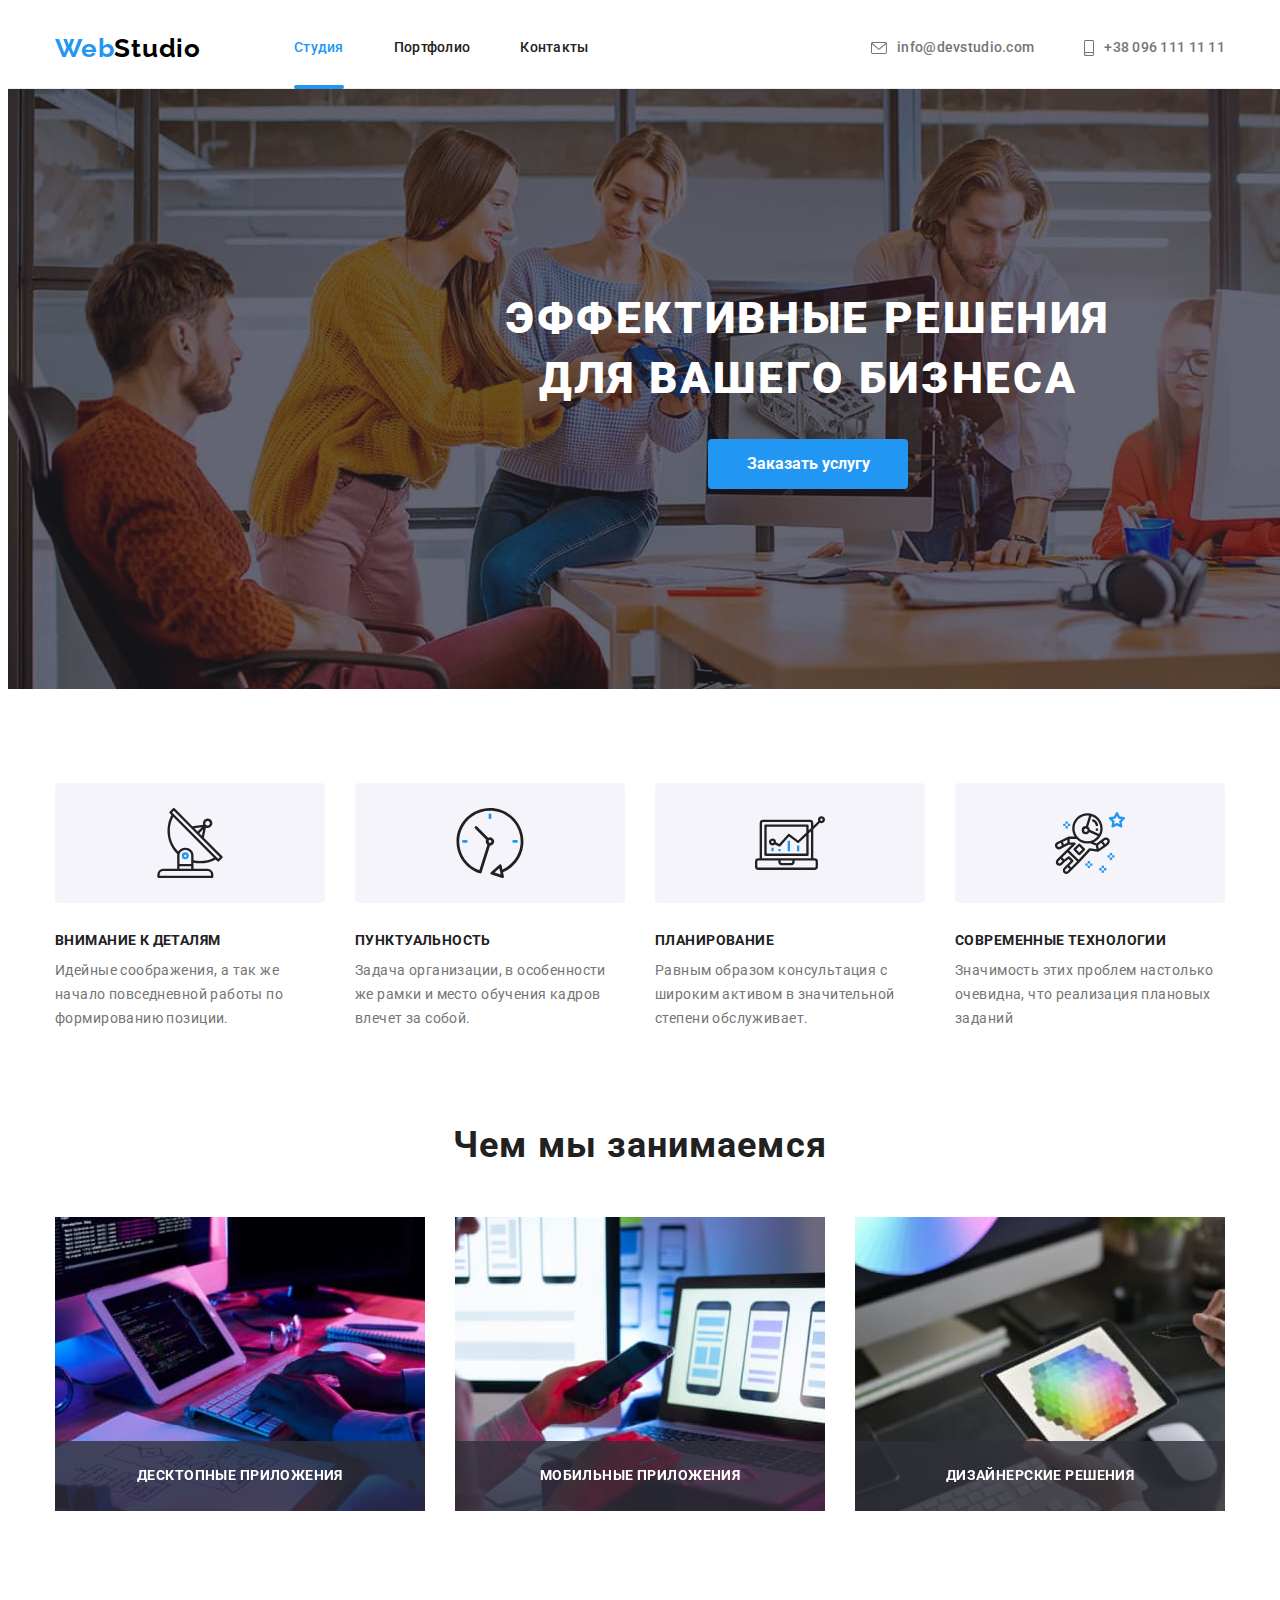
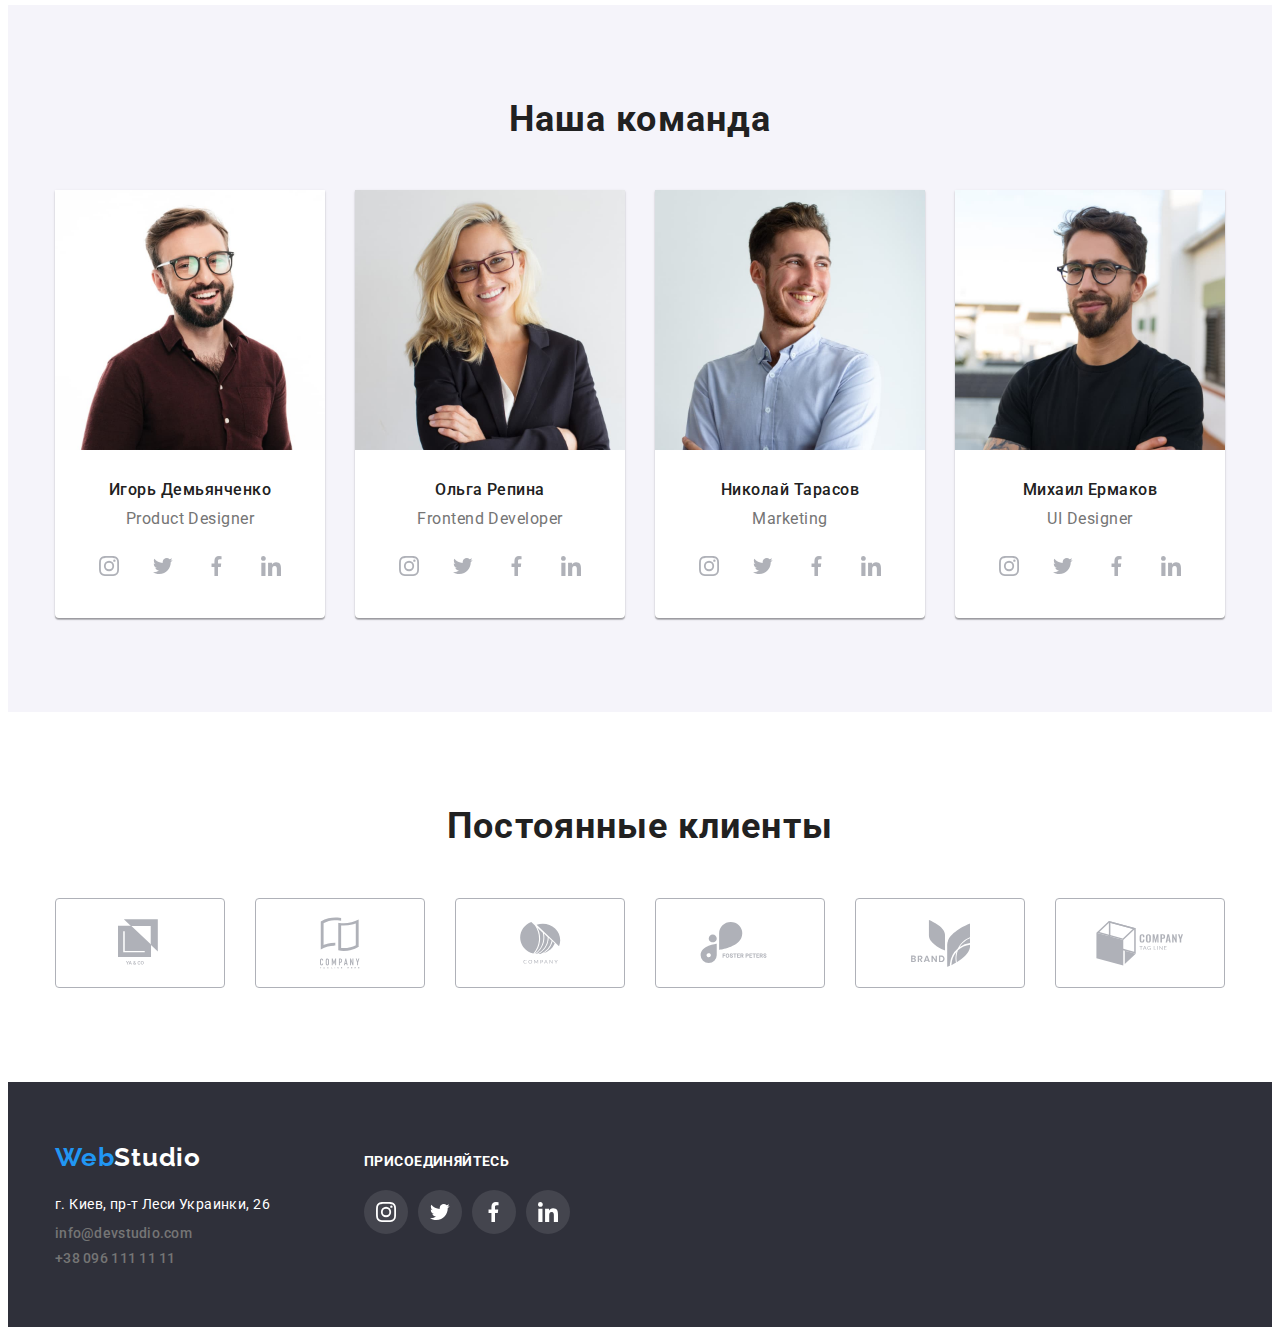
<file: index.html>
<!DOCTYPE html>
<html lang="ru">

<head>
	<meta name="viewport" content="width=device-width, initial-scale=1.0">
	<meta charset="UTF-8">
	<title>Веб студия</title>
	<link rel="stylesheet" href="https://cdnjs.cloudflare.com/ajax/libs/modern-normalize/1.0.0/modern-normalize.min.css"
		integrity="sha512-ISS7cAi1PEhQ8jnbJpJZMd29NlhNj4AWYyLOSp2CE/CsHxTCu+r+t0D2yoJudVrd0/8fTVPUVDzY5Tvli75u/g=="
		crossorigin="anonymous" />
	<link rel="preconnect" href="https://fonts.gstatic.com">
	<link
		href="https://fonts.googleapis.com/css2?family=Raleway:wght@700&family=Roboto:wght@400;500;700;900&display=swap"
		rel="stylesheet">
	<link rel="stylesheet" href="./css/style.css">
</head>

<body>
	<!-- ШАПКА САЙТА-->
	<header class="header">
		<div class="container">
			<nav class="menu">
				<a href="#" class="logo">Web<span class="logo-color-black">Studio</span></a>
				<ul class="navigation">
					<li>
						<a class="link current" href="#">Студия</a>
					</li>
					<li>
						<a class="link" href="./pages/portfolio.html">Портфолио</a>
					</li>
					<li>
						<a class="link child-contacts" href="">Контакты</a>
					</li>
				</ul>
			</nav>
			<ul class="margin-contacts">
				<li>
					<a class="contacts" href="mailto:info@devstudio.com">
						<svg class="icon-header" width=16px height=12px>
							<use href="./img/symbol-defs.svg#icon-mailto"></use>
						</svg>
						info@devstudio.com
					</a>
				</li>
				<li>
					<a class="contacts" href="tel:+380961111111">
						<svg class="icon-header" width=10px height=16px>
							<use href="./img/symbol-defs.svg#icon-phone"></use>
						</svg>
						+38 096 111 11 11
					</a>
				</li>
			</ul>
		</div>
	</header>
	<!-- /ШАПКА САЙТА-->
	<!-- БЛОК ГЕРОЙ -->
	<section class="hero">
		<div class="container">
			<h1 class="main-header"> Эффективные решения для вашего бизнеса</h1>
			<button class="button" data-modal-open type="button">Заказать услугу</button>
		</div>
		<div class="backdrop is-hidden" data-modal>
			<div class="modal">
				<p></p>
				<button class="button-modal" data-modal-close type="button">X</button>
			</div>
		</div>
	</section>
	<!-- / БЛОК ГЕРОЙ -->
	<!-- НАШИ ДОСТОИНСТВА-->
	<section class="dignity">
		<div class="container">
			<h2 class="advantage-title">Наши достоинства</h2>
			<ul>
				<li class="dignity-list">
					<div class="icon-dignity">
						<svg width=70px height=70px>
							<use href="./img/symbol-defs.svg#icon-antenna"></use>
						</svg>
					</div>
					<h3 class="advantage">Внимание к деталям</h3>
					<p class="advantage-paragraph">Идейные соображения, а так же начало повседневной работы по
						формированию позиции.
					</p>
				</li>
				<li class="dignity-list">
					<div class="icon-dignity">
						<svg width=70px height=70px>
							<use href="./img/symbol-defs.svg#icon-clock"></use>
						</svg>
					</div>
					<h3 class="advantage">Пунктуальность</h3>
					<p class="advantage-paragraph">Задача организации, в особенности же рамки и место обучения кадров
						влечет за собой.
					</p>
				</li>
				<li class="dignity-list">
					<div class="icon-dignity">
						<svg width=70px height=70px>
							<use href="./img/symbol-defs.svg#icon-computer"></use>
						</svg>
					</div>
					<h3 class="advantage">Планирование</h3>
					<p class="advantage-paragraph">Равным образом консультация с широким активом в значительной степени
						обслуживает.</p>
				</li>
				<li class="dignity-list">
					<div class="icon-dignity">
						<svg width=70px height=70px>
							<use href="./img/symbol-defs.svg#icon-astronaut"></use>
						</svg>
					</div>
					<h3 class="advantage">Современные технологии</h3>
					<p class="advantage-paragraph">Значимость этих проблем настолько очевидна, что реализация плановых
						заданий
					</p>
				</li>
			</ul>
		</div>
	</section>
	<!-- /НАШИ ДОСТОИНСТВА-->
	<!--Что мы делаем-->
	<section class="works-list">
		<div class="container">
			<h2 class="second-header">Чем мы занимаемся</h2>
			<ul>
				<li class="works-element">
					<img src="./img/code-programm.jpg" alt="Написание кода" width="370" height="294">
					<p class="works-paragraph">
						Десктопные приложения
					</p>
				</li>
				<li class="works-element">
					<img src="./img/phone-programm.jpg" alt="Разработка мобильных приложений" width="370" height="294">
					<p class="works-paragraph">
						Мобильные приложения
					</p>
				</li>
				<li class="works-element">
					<img src="./img/web-programm.jpg" alt="Веб дизайнерство" width="370" height="294">
					<p class="works-paragraph">
						Дизайнерские решения
					</p>
				</li>
			</ul>
		</div>
	</section>
	<!-- /Что мы делаем-->
	<!-- Наша команда-->
	<section class="team-bg">
		<div class="container">
			<h2 class="second-header">Наша команда</h2>
			<ul>
				<li class="worker">
					<img src="./img/Demianchenko.jpg" alt="Игорь Демьянченко" width="270" height="260">
					<div class="person">
						<h3 class="our-team">Игорь Демьянченко</h3>
						<p class="profession">Product Designer</p>
						<ul class="icon-team">
							<li>
								<a class="color-icon" href="">
									<svg width=20px height=20px>
										<use href="./img/symbol-defs.svg#icon-instagram"></use>
									</svg>
								</a>
							</li>
							<li>
								<a class="color-icon" href="">
									<svg width=20px height=20px>
										<use href="./img/symbol-defs.svg#icon-twitter"></use>
									</svg>
								</a>
							</li>
							<li>
								<a class="color-icon" href="">
									<svg width=20px height=20px>
										<use href="./img/symbol-defs.svg#icon-facebook"></use>
									</svg>
								</a>
							</li>
							<li>
								<a class="color-icon" href="">
									<svg width=20px height=20px>
										<use href="./img/symbol-defs.svg#icon-linkedin"></use>
									</svg>
								</a>
							</li>
						</ul>
					</div>
				</li>
				<li class="worker">
					<img src="./img/Repina.jpg" alt="Ольга Репина" width="270" height="260">
					<div class="person">
						<h3 class="our-team">Ольга Репина</h3>
						<p class="profession">Frontend Developer</p>
						<ul class="icon-team">
							<li>
								<a class="color-icon" href="">
									<svg width=20px height=20px>
										<use href="./img/symbol-defs.svg#icon-instagram"></use>
									</svg>
								</a>
							</li>
							<li>
								<a class="color-icon" href="">
									<svg width=20px height=20px>
										<use href="./img/symbol-defs.svg#icon-twitter"></use>
									</svg>
								</a>
							</li>
							<li>
								<a class="color-icon" href="">
									<svg width=20px height=20px>
										<use href="./img/symbol-defs.svg#icon-facebook"></use>
									</svg>
								</a>
							</li>
							<li>
								<a class="color-icon" href="">
									<svg width=20px height=20px>
										<use href="./img/symbol-defs.svg#icon-linkedin"></use>
									</svg>
								</a>
							</li>
						</ul>
					</div>
				</li>
				<li class="worker">
					<img src="./img/Tarasov.jpg" alt="Николай Тарасов" width="270" height="260">
					<div class="person">
						<h3 class="our-team">Николай Тарасов</h3>
						<p class="profession">Marketing</p>
						<ul class="icon-team">
							<li>
								<a class="color-icon" href="">
									<svg width=20px height=20px>
										<use href="./img/symbol-defs.svg#icon-instagram"></use>
									</svg>
								</a>
							</li>
							<li>
								<a class="color-icon" href="">
									<svg width=20px height=20px>
										<use href="./img/symbol-defs.svg#icon-twitter"></use>
									</svg>
								</a>
							</li>
							<li>
								<a class="color-icon" href="">
									<svg width=20px height=20px>
										<use href="./img/symbol-defs.svg#icon-facebook"></use>
									</svg>
								</a>
							</li>
							<li>
								<a class="color-icon" href="">
									<svg width=20px height=20px>
										<use href="./img/symbol-defs.svg#icon-linkedin"></use>
									</svg>
								</a>
							</li>
						</ul>
					</div>
				</li>
				<li class="worker">
					<img src="./img/Ermakov.jpg" alt="Михаил Ермаков" width="270" height="260">
					<div class="person">
						<h3 class="our-team">Михаил Ермаков</h3>
						<p class="profession">UI Designer</p>
						<ul class="icon-team">
							<li>
								<a class="color-icon" href="">
									<svg width=20px height=20px>
										<use href="./img/symbol-defs.svg#icon-instagram"></use>
									</svg>
								</a>
							</li>
							<li>
								<a class="color-icon" href="">
									<svg width=20px height=20px>
										<use href="./img/symbol-defs.svg#icon-twitter"></use>
									</svg>
								</a>
							</li>
							<li>
								<a class="color-icon" href="">
									<svg width=20px height=20px>
										<use href="./img/symbol-defs.svg#icon-facebook"></use>
									</svg>
								</a>
							</li>
							<li>
								<a class="color-icon" href="">
									<svg width=20px height=20px>
										<use href="./img/symbol-defs.svg#icon-linkedin"></use>
									</svg>
								</a>
							</li>
						</ul>
					</div>
				</li>
			</ul>
		</div>
	</section>
	<!-- /Наша команда-->
	<!-- Постоянные клиенты -->
	<section class="clients">
		<div class="container">
			<h2 class="second-header">Постоянные клиенты</h2>
			<ul class="icon-clients">
				<li>
					<a class="clients-list" href="">
						<svg width=44px height=49px>
							<use href="./img/symbol-defs.svg#icon-yaco"></use>
						</svg>
					</a>
				</li>
				<li>
					<a class="clients-list" href="">
						<svg width=40px height=52px>
							<use href="./img/symbol-defs.svg#icon-tagline-here"></use>
						</svg>
					</a>
				</li>
				<li>
					<a class="clients-list" href="">
						<svg width=41px height=42px>
							<use href="./img/symbol-defs.svg#icon-company"></use>
						</svg>
					</a>
				</li>
				<li>
					<a class="clients-list" href="">
						<svg width=80px height=42px>
							<use href="./img/symbol-defs.svg#icon-foster-peter"></use>
						</svg>
					</a>
				</li>
				<li>
					<a class="clients-list" href="">
						<svg width=59px height=47px>
							<use href="./img/symbol-defs.svg#icon-brand"></use>
						</svg>
					</a>
				</li>
				<li>
					<a class="clients-list" href="">
						<svg width=88px height=45px>
							<use href="./img/symbol-defs.svg#icon-tag-line"></use>
						</svg>
					</a>
				</li>
			</ul>
		</div>
	</section>
	<!-- /Постоянные клиенты -->
	<!-- Футер-->
	<footer class="footer-bg">
		<div class="container">
			<ul class="container-footer">
				<li>
					<a class="logo" href="#">Web<span class="logo-color-white">Studio</span></a>
					<address class="address">г. Киев, пр-т Леси Украинки, 26</address>
					<ul>
						<li class="margin-mailto">
							<a class="contacts-footer" href="mailto:info@devstudio.com">info@devstudio.com</a>
						</li>
						<li>
							<a class="contacts-footer" href="tel:+380961111111">+38 096 111 11 11</a>
						</li>
					</ul>
				</li>
				<li class="footer-icon">
					<h2 class="connect">ПРИСОЕДИНЯЙТЕСЬ</h2>
					<ul class="icon-team">
						<li>
							<a class="color-icon-ft" href="">
								<svg width=20px height=20px>
									<use href="./img/symbol-defs.svg#icon-instagram"></use>
								</svg>
							</a>
						</li>
						<li>
							<a class="color-icon-ft" href="">
								<svg width=20px height=20px>
									<use href="./img/symbol-defs.svg#icon-twitter"></use>
								</svg>
							</a>
						</li>
						<li>
							<a class="color-icon-ft" href="">
								<svg width=20px height=20px>
									<use href="./img/symbol-defs.svg#icon-facebook"></use>
								</svg>
							</a>
						</li>
						<li>
							<a class="color-icon-ft" href="">
								<svg width=20px height=20px>
									<use href="./img/symbol-defs.svg#icon-linkedin"></use>
								</svg>
							</a>
						</li>
					</ul>

				</li>
			</ul>
		</div>
	</footer>
	<!-- /Футер-->
	<script src="./js/modal.js"></script>
</body>

</html>
</file>
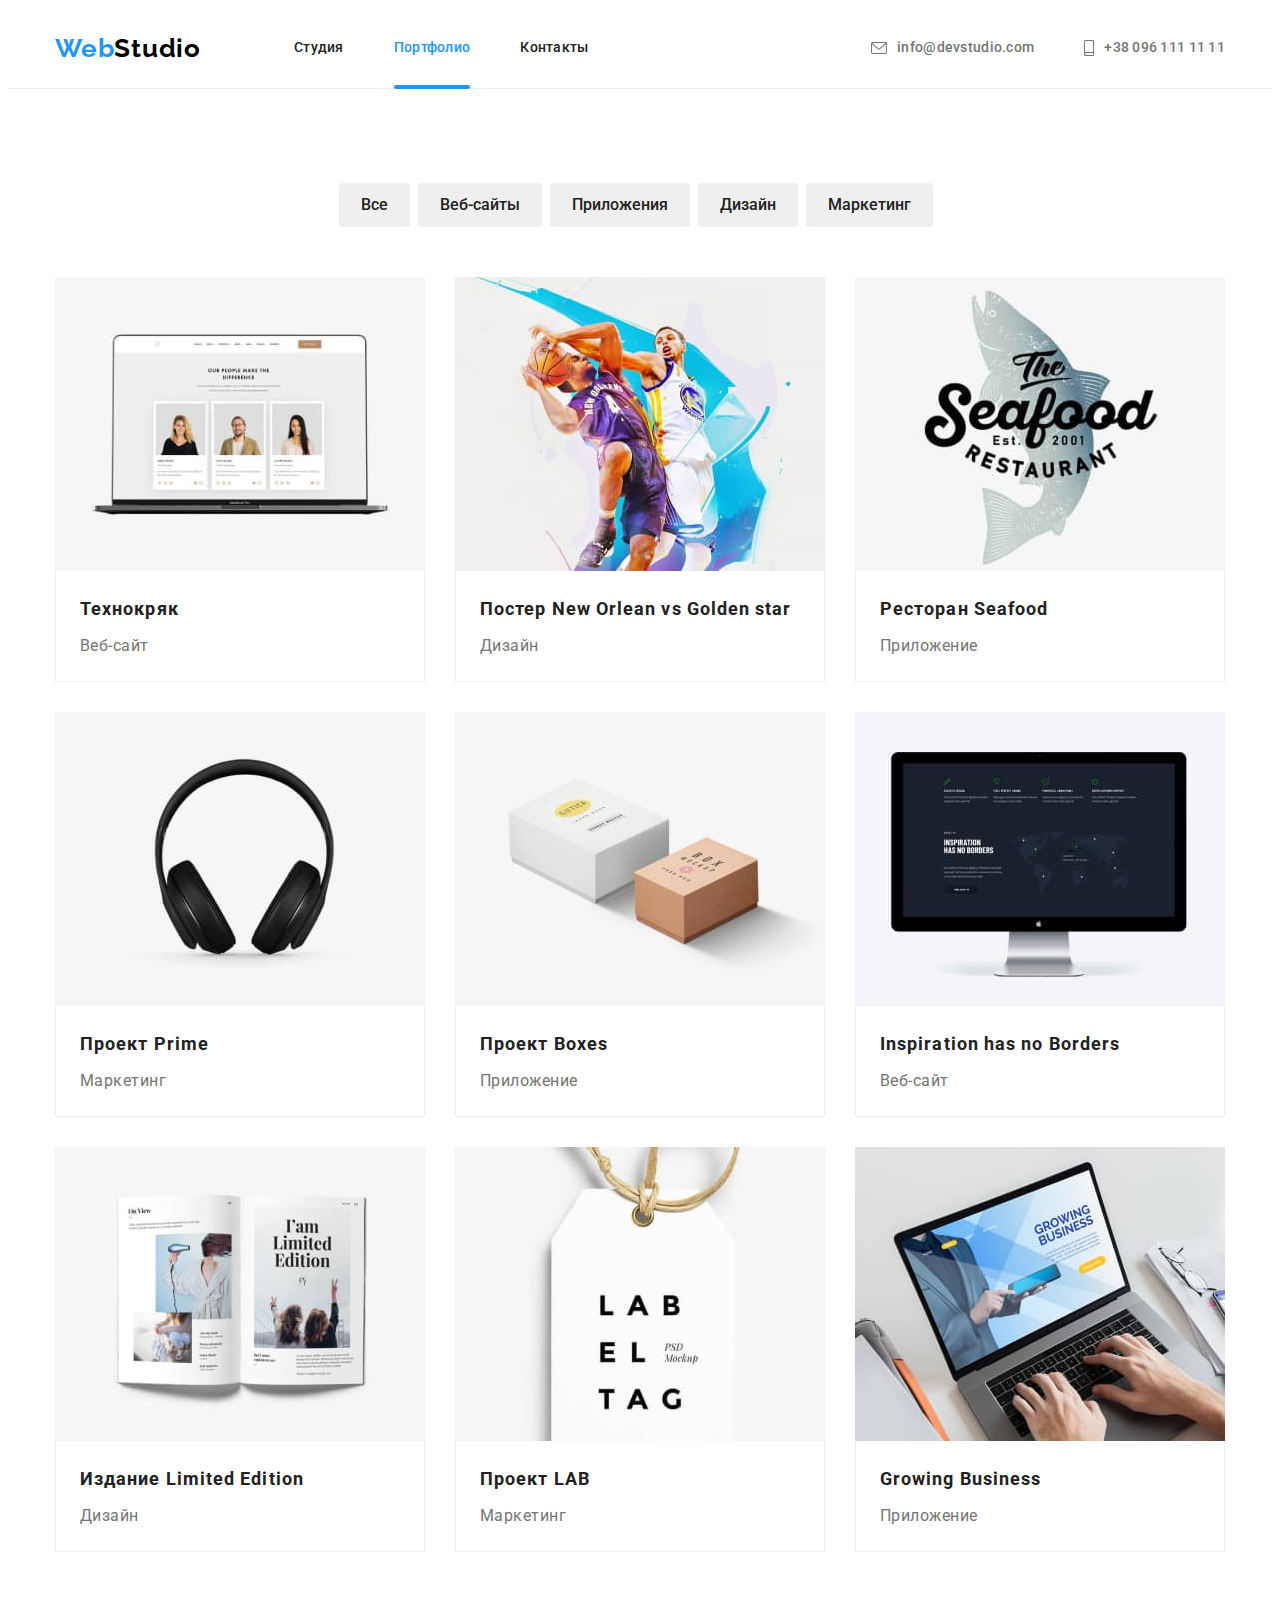
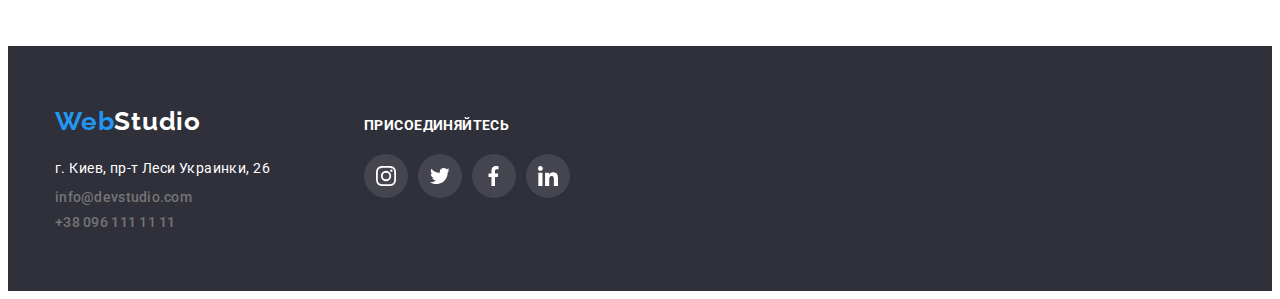
<file: pages/portfolio.html>
<!DOCTYPE html>
<html lang="en">

<head>
	<meta charset="UTF-8">
	<meta name="viewport" content="width=device-width, initial-scale=1.0">
	<title>Document</title>
	<link rel="stylesheet" href="https://cdnjs.cloudflare.com/ajax/libs/modern-normalize/1.0.0/modern-normalize.min.css"
		integrity="sha512-ISS7cAi1PEhQ8jnbJpJZMd29NlhNj4AWYyLOSp2CE/CsHxTCu+r+t0D2yoJudVrd0/8fTVPUVDzY5Tvli75u/g=="
		crossorigin="anonymous" />
	<link rel="preconnect" href="https://fonts.gstatic.com">
	<link
		href="https://fonts.googleapis.com/css2?family=Raleway:wght@700&family=Roboto:wght@400;500;700;900&display=swap"
		rel="stylesheet">
	<link rel="stylesheet" href="../css/style.css">
</head>

<body>
	<!-- ШАПКА САЙТА-->
	<header class="header">
		<div class="container">
			<nav class="menu">
				<a href="#" class="logo">Web<span class="logo-color-black">Studio</span></a>
				<ul class="navigation">
					<li>
						<a class="link" href="../index.html">Студия</a>
					</li>
					<li>
						<a class="link current" href="#">Портфолио</a>
					</li>
					<li>
						<a class="link child-contacts" href="">Контакты</a>
					</li>
				</ul>
			</nav>
			<ul class="margin-contacts">
				<li>
					<a class="contacts" href="mailto:info@devstudio.com">
						<svg class="icon-header" width=16px height=12px>
							<use href="../img/symbol-defs.svg#icon-mailto"></use>
						</svg>
						info@devstudio.com
					</a>
				</li>
				<li>
					<a class="contacts" href="tel:+380961111111">
						<svg class="icon-header" width=10px height=16px>
							<use href="../img/symbol-defs.svg#icon-phone"></use>
						</svg>
						+38 096 111 11 11
					</a>
				</li>
			</ul>
		</div>
		<div></div>
	</header>
	<!-- /ШАПКА САЙТА-->
	<!-- ОСНОВНАЯ ИНФОРМАЦИЯ-->
	<main>
		<section class="main-portfolio">
			<div class="container">
				<h1 class="title-portfolio">Основные наши работы</h1>
				<ul class="batton-list">
					<li><button class="button-portfolio" type="button">Все</button></li>
					<li><button class="button-portfolio" type="button">Веб-сайты</button></li>
					<li><button class="button-portfolio" type="button">Приложения</button></li>
					<li><button class="button-portfolio" type="button">Дизайн</button></li>
					<li><button class="button-portfolio" type="button">Маркетинг</button></li>
				</ul>
				<ul class="container-kards">
					<li class="portfolio-kards">
						<a class="portfolio-shadow" href="">
							<div class="portfolio-imge">
								<img src="../img/portfolio/tehno.jpg" alt="Технокряк" width="370">
								<p class="portfolio-text">
									Технокряк это современная площадка распространения коронавируса. Компании используют
									эту платформу для цифрового шпионажа и атак на защищённые сервера конкурентов.
								</p>
							</div>
							<div class="main-list">
								<h2 class="activity">Технокряк</h2>
								<p class="activity-prof">Веб-сайт</p>
							</div>
						</a>
					</li>
					<li class="portfolio-kards">
						<a class="portfolio-shadow" href="">
							<div class="portfolio-imge">
								<img src="../img/portfolio/no-vs-gs.jpg" alt="Постер New Orlean vs Golden star"
									width="370">
								<p class="portfolio-text">
									Технокряк это современная площадка распространения коронавируса. Компании используют
									эту платформу для цифрового шпионажа и атак на защищённые сервера конкурентов.
								</p>
							</div>
							<div class="main-list">
								<h2 class="activity">Постер New Orlean vs Golden star</h2>
								<p class="activity-prof">Дизайн</p>
							</div>
						</a>
					</li>
					<li class="portfolio-kards">
						<a class="portfolio-shadow" href="">
							<div class="portfolio-imge">
								<img src="../img/portfolio/seafood.jpg" alt="Ресторан Seafood" width="370">
								<p class="portfolio-text">
									Технокряк это современная площадка распространения коронавируса. Компании используют
									эту платформу для цифрового шпионажа и атак на защищённые сервера конкурентов.
								</p>
							</div>
							<div class="main-list">
								<h2 class="activity">Ресторан Seafood</h2>
								<p class="activity-prof">Приложение</p>
							</div>
						</a>
					</li>
					<li class="portfolio-kards">
						<a class="portfolio-shadow" href="">
							<div class="portfolio-imge">
								<img src="../img/portfolio/prime.jpg" alt="Проект Prime" width="370">
								<p class="portfolio-text">
									Технокряк это современная площадка распространения коронавируса. Компании используют
									эту платформу для цифрового шпионажа и атак на защищённые сервера конкурентов.
								</p>
							</div>
							<div class="main-list">
								<h2 class="activity">Проект Prime</h2>
								<p class="activity-prof">Маркетинг</p>
							</div>
						</a>
					</li>
					<li class="portfolio-kards">
						<a class="portfolio-shadow" href="">
							<div class="portfolio-imge">
								<img src="../img/portfolio/boxes.jpg" alt="Проект Boxes" width="370">
								<p class="portfolio-text">
									Технокряк это современная площадка распространения коронавируса. Компании используют
									эту платформу для цифрового шпионажа и атак на защищённые сервера конкурентов.
								</p>
							</div>
							<div class="main-list">
								<h2 class="activity">Проект Boxes</h2>
								<p class="activity-prof">Приложение</p>
							</div>
						</a>
					</li>
					<li class="portfolio-kards">
						<a class="portfolio-shadow" href="">
							<div class="portfolio-imge">
								<img src="../img/portfolio/ins-borders.jpg" alt="Inspiration has no Borders"
									width="370">
								<p class="portfolio-text">
									Технокряк это современная площадка распространения коронавируса. Компании используют
									эту платформу для цифрового шпионажа и атак на защищённые сервера конкурентов.
								</p>
							</div>
							<div class="main-list">
								<h2 class="activity">Inspiration has no Borders</h2>
								<p class="activity-prof">Веб-сайт</p>
							</div>
						</a>
					</li>
					<li class="portfolio-kards">
						<a class="portfolio-shadow" href="">
							<div class="portfolio-imge">
								<img src="../img/portfolio/limited-edition.jpg" alt="Издание Limited Edition"
									width="370">
								<p class="portfolio-text">
									Технокряк это современная площадка распространения коронавируса. Компании используют
									эту платформу для цифрового шпионажа и атак на защищённые сервера конкурентов.
								</p>
							</div>
							<div class="main-list">
								<h2 class="activity">Издание Limited Edition</h2>
								<p class="activity-prof">Дизайн</p>
							</div>
						</a>
					</li>
					<li class="portfolio-kards">
						<a class="portfolio-shadow" href="">
							<div class="portfolio-imge">
								<img src="../img/portfolio/lab.jpg" alt="Проект LAB" width="370">
								<p class="portfolio-text">
									Технокряк это современная площадка распространения коронавируса. Компании используют
									эту платформу для цифрового шпионажа и атак на защищённые сервера конкурентов.
								</p>
							</div>
							<div class="main-list">
								<h2 class="activity">Проект LAB</h2>
								<p class="activity-prof">Маркетинг</p>
							</div>
						</a>
					</li>
					<li class="portfolio-kards">
						<a class="portfolio-shadow" href="">
							<div class="portfolio-imge">
								<img src="../img/portfolio/gr-business.jpg" alt="Growing Business" width="370">
								<p class="portfolio-text">
									Технокряк это современная площадка распространения коронавируса. Компании используют
									эту платформу для цифрового шпионажа и атак на защищённые сервера конкурентов.
								</p>
							</div>
							<div class="main-list">
								<h2 class="activity">Growing Business</h2>
								<p class="activity-prof">Приложение</p>
							</div>
						</a>
					</li>
				</ul>
			</div>
		</section>
	</main>
	<!-- /ОСНОВНАЯ ИНФОРМАЦИЯ-->
	<!-- Футер-->
	<footer class="footer-bg">
		<div class="container">
			<ul class="container-footer">
				<li>
					<a class="logo" href="#">Web<span class="logo-color-white">Studio</span></a>
					<address class="address">г. Киев, пр-т Леси Украинки, 26</address>
					<ul>
						<li class="margin-mailto">
							<a class="contacts-footer" href="mailto:info@devstudio.com">info@devstudio.com</a>
						</li>
						<li>
							<a class="contacts-footer" href="tel:+380961111111">+38 096 111 11 11</a>
						</li>
					</ul>
				</li>
				<li class="footer-icon">
					<h2 class="connect">ПРИСОЕДИНЯЙТЕСЬ</h2>
					<ul class="icon-team">
						<li>
							<a class="color-icon-ft" href="">
								<svg width=20px height=20px>
									<use href="../img/symbol-defs.svg#icon-instagram"></use>
								</svg>
							</a>
						</li>
						<li>
							<a class="color-icon-ft" href="">
								<svg width=20px height=20px>
									<use href="../img/symbol-defs.svg#icon-twitter"></use>
								</svg>
							</a>
						</li>
						<li>
							<a class="color-icon-ft" href="">
								<svg width=20px height=20px>
									<use href="../img/symbol-defs.svg#icon-facebook"></use>
								</svg>
							</a>
						</li>
						<li>
							<a class="color-icon-ft" href="">
								<svg width=20px height=20px>
									<use href="../img/symbol-defs.svg#icon-linkedin"></use>
								</svg>
							</a>
						</li>
					</ul>

				</li>
			</ul>
		</div>
	</footer>
	<!-- /Футер-->

</body>

</html>
</file>
<file: css/style.css>
html {
	box-sizing: border-box;
}
*,
*::before,
::after {
	box-sizing: inherit;
}

:root {
	--main-font-famil: "Roboto", sans-serif;
	--main-text-color: #212121;
	--color-text-h2: #ffffff;
	--color-text-paragraph: #757575;
	--text-button-hover: #ffffff;
	--main-logocolor-text: #2196f3;
	--main-logo-color: #000000;
	--off-logo-color: #ffffff;
	--color-tartet: #2196f3;
	--bg-footer: #2f303a;
	--bg-dutton: #2196f3;
	--bg-modal: #ffffff;
	--color-bg-team-icon: #f5f4fa;
	--color-address: #ffffff;
	--color-icon: #afb1b8;
	--color-icon-contacts: #757575;
}

body {
	font-family: var(--main-font-famil);
	font-size: 14px;
	line-height: 1.14;
	letter-spacing: 0.02em;
}
ul {
	margin: 0;
	padding: 0;
}
li {
	list-style: none;
}
a {
	text-decoration: none;
}
img {
	display: block;
}
.container {
	margin-left: auto;
	margin-right: auto;
	width: 1200px;
	padding-left: 15px;
	padding-right: 15px;
}
.header {
	border-bottom: 1px solid #ececec;
}
/* ШАПКА САЙТА */
header .container {
	display: flex;
	align-items: center;
}
.header .menu {
	display: flex;
	align-items: center;
}
.menu ul {
	display: flex;
	align-items: center;
	justify-content: space-between;
}

.logo {
	display: inline-block;
	font-family: "Raleway", sans-serif;
	font-weight: bold;
	font-size: 26px;
	line-height: 1.19;
	letter-spacing: 0.03em;
	color: var(--main-logocolor-text);
	margin-right: 93px;
}
.logo-color-black {
	color: var(--main-logo-color);
}
.logo-color-white {
	color: var(--off-logo-color);
}

.navigation .link {
	font-weight: 500;
	color: var(--main-text-color);
	padding-top: 32px;
	padding-bottom: 32px;
	display: block;
	transition-property: color;
	transition-duration: 250ms;
	transition-timing-function: cubic-bezier(0.4, 0, 0.2, 1);
}
.navigation li {
	margin-right: 50px;
	position: relative;
}
.navigation li:last-child {
	margin-right: 0px;
}

.header li:last-child {
	padding-right: 0;
}

.navigation .link:hover,
.navigation .link:focus {
	color: var(--color-tartet);
}
.navigation .current {
	color: var(--color-tartet);
}
.current::before {
	position: absolute;
	left: 0;
	bottom: 0;
	content: "";
	opacity: 1;
	display: block;
	height: 4px;
	width: 100%;
	background-color: #2196f3;
	border-radius: 2px;
	bottom: -1px;
}
.link::after {
	position: absolute;
	left: 0;
	bottom: 0;
	content: "";
	opacity: 0;
	height: 4px;
	width: 100%;
	border-radius: 2px;
	background-color: #2196f3;
	display: block;
	bottom: -1px;

	transition-property: opacity;
	transition-duration: 500ms;
	transition-timing-function: cubic-bezier(0.4, 0, 0.2, 1);
}

.link:hover::after,
.link:focus::after,
.link:active::after {
	opacity: 1;
}
.margin-contacts {
	margin: 0;
	display: flex;
	margin-left: auto;
}
.margin-contacts li {
	margin-right: 50px;
	align-items: center;
}
.margin-contacts li:last-child {
	margin-right: 0px;
}

.contacts {
	display: flex;
	align-items: center;
	font-weight: 500;
	color: var(--color-text-paragraph);
	margin: 0;
	padding-top: 32px;
	padding-bottom: 32px;
	fill: var(--color-icon-contacts);

	transition-property: color, fill;
	transition-duration: 250ms, 250ms;
	transition-timing-function: cubic-bezier(0.4, 0, 0.2, 1),
		cubic-bezier(0.4, 0, 0.2, 1);
}
.contacts:hover,
.contacts:focus {
	color: var(--color-tartet);
	fill: var(--color-tartet);
}
.icon-header {
	margin-right: 10px;
}

/* /ШАПКА САЙТА */

/* БЛОК ГЕРОЙ */
.hero {
	text-align: center;
	padding-top: 200px;
	padding-bottom: 200px;
	background: #2f303a;
	background-image: linear-gradient(
			rgba(47, 48, 58, 0.4),
			rgba(47, 48, 58, 0.4)
		),
		url("../img/Img-teams.jpg");
	width: 1600px;
	height: 600px;
	margin-right: auto;
	margin-left: auto;
	border: 0px;
}
.hero .container {
	width: 700px;
}

.main-header {
	text-transform: uppercase;
	font-weight: 900;
	font-size: 44px;
	line-height: 1.36;
	letter-spacing: 0.06em;
	color: var(--color-text-h2);
	margin: 0;
	margin-bottom: 30px;
}
.button {
	min-width: 200px;
	padding: 10px 32px;
	font-family: var(--main-font-famil);
	font-weight: 700;
	font-size: 16px;
	line-height: 1.87;
	color: var(--text-button-hover);
	background: var(--bg-dutton);
	border-radius: 4px;
	border: 0;
	cursor: pointer;
}
.backdrop {
	position: fixed;
	top: 0;
	left: 0;
	width: 100%;
	height: 100%;
	background: rgba(0, 0, 0, 0.2);
}
.backdrop.is-hidden {
	opacity: 0;
	pointer-events: none;
}

.modal {
	position: absolute;
	top: 50%;
	left: 50%;
	transform: translate(-50%, -50%);

	min-width: 528px;
	min-height: 581px;

	background: var(--bg-modal);
}

.button-modal {
	position: absolute;
	top: 0;
	right: 0;
	height: 30px;
	width: 30px;
	border-radius: 50%;
	border: 1px solid rgba(0, 0, 0, 0.1);
	margin-right: 8px;
	margin-top: 8px;
	background: var(--bg-modal);

	transition-property: color, background;
	transition-duration: 250ms, 250ms;
	transition-timing-function: cubic-bezier(0.4, 0, 0.2, 1),
		cubic-bezier(0.4, 0, 0.2, 1);
}
.button-modal:focus,
.button-modal:hover {
	background: var(--color-tartet);
	color: var(--bg-modal);
	cursor: pointer;
}
/* / БЛОК ГЕРОЙ */
/* НАШИ ДОСТОИНСТВА */
.dignity {
	padding-top: 94px;
	padding-bottom: 94px;
}
.dignity ul {
	display: flex;
	justify-content: space-between;
}
.dignity-list {
	width: 270px;

	/* display: flex; */
	/* flex-direction: column; */
	/* height: 251px; */
}
.dignity-list:not(:last-child) {
	margin-right: 30px;
}

.advantage-title {
	margin: 0;
	display: none;
}
.advantage {
	text-transform: uppercase;
	margin: 0;
	margin-bottom: 10px;
	font-family: Roboto;
	font-style: normal;
	font-weight: bold;
	font-size: 14px;
	line-height: 1.14;
	letter-spacing: 0.03em;
	color: var(--main-text-color);
}
.advantage-paragraph {
	font-weight: normal;
	font-size: 14px;
	line-height: 1.71;
	letter-spacing: 0.03em;
	color: var(--color-text-paragraph);
	margin: 0;
}
.icon-dignity {
	height: 120px;
	margin-bottom: 30px;
	background: var(--color-bg-team-icon);
	border-radius: 4px;
	display: flex;
	justify-content: center;
	align-items: center;
}

/* /НАШИ ДОСТОИНСТВА */

/* ЧТО МЫ ДЕЛАЕМ */
.works-list {
	padding-bottom: 94px;
}
.works-list ul {
	display: flex;
	justify-content: space-between;
}
.works-element {
	position: relative;
}
.works-paragraph {
	position: absolute;
	text-transform: uppercase;
	width: 100%;
	height: 70px;
	margin: 0;
	background: rgba(47, 48, 58, 0.8);
	display: block;
	text-align: center;
	padding-top: 27px;
	padding-bottom: 27px;
	font-style: normal;
	font-weight: bold;
	font-size: 14px;
	line-height: 1.14;
	letter-spacing: 0.03em;
	color: #ffffff;
	bottom: 0;
}

.second-header {
	text-align: center;
	font-weight: bold;
	font-size: 36px;
	line-height: 1.16;
	letter-spacing: 0.03em;
	color: var(--main-text-color);
	margin: 0;
	margin-bottom: 50px;
}

/* /ЧТО МЫ ДЕЛАЕМ */

/* НАША КОМАНДА */
.team-bg ul {
	display: flex;
	justify-content: space-between;
}
.team-bg {
	background: var(--color-bg-team-icon);
	padding-bottom: 94px;
	padding-top: 94px;
}
.worker {
	width: 270px;
	background: #ffffff;
	border-radius: 0px 0px 4px 4px;
	text-align: center;
	box-shadow: 0px 1px 3px rgba(0, 0, 0, 0.12), 0px 1px 1px rgba(0, 0, 0, 0.14),
		0px 2px 1px rgba(0, 0, 0, 0.2);
}

.person {
	display: flex;
	flex-direction: column;
	padding: 30px 32px;
}

.our-team {
	font-weight: 500;
	font-size: 16px;
	line-height: 1.19;
	letter-spacing: 0.03em;
	color: var(--main-text-color);
	margin: 0;
	margin-bottom: 10px;
}
.profession {
	font-size: 16px;
	line-height: 1.19;
	letter-spacing: 0.03em;
	color: var(--color-text-paragraph);
	margin: 0;
	margin-bottom: 16px;
}

.icon-team {
	width: 206px;
	display: flex;
	align-items: center;
}
.icon-team li {
	display: flex;
	justify-content: center;
	align-items: center;
	margin: 0;
	padding: 0;
	width: 44px;
}
.icon-team li:not(:last-child) {
	margin-right: 10px;
}

.color-icon {
	display: flex;
	justify-content: center;
	align-items: center;
	width: 44px;
	height: 44px;
	fill: var(--color-icon);

	transition-property: fill, background, border-radius;
	transition-duration: 250ms;
	transition-timing-function: cubic-bezier(0.4, 0, 0.2, 1);
}
.color-icon:hover,
.color-icon:focus {
	fill: #ffffff;
	border-radius: 50%;
	background: var(--color-tartet);
}

/* /НАША КОМАНДА */

/* Постоянные клиенты */
.clients {
	padding-bottom: 94px;
	padding-top: 94px;
}
.icon-clients {
	display: flex;
}
.icon-clients li {
	margin-right: 30px;
	width: 170px;
	height: 90px;
}
.icon-clients li:last-child {
	margin-right: 0px;
}

.clients-list {
	display: flex;
	justify-content: center;
	align-items: center;
	fill: var(--color-icon);
	border: 1px solid #afb1b8;
	border-radius: 4px;
	width: 100%;
	height: 100%;

	transition-property: fill, border;
	transition-duration: 250ms, 250ms;
	transition-timing-function: cubic-bezier(0.4, 0, 0.2, 1),
		cubic-bezier(0.4, 0, 0.2, 1);
}
.clients-list:focus,
.clients-list:hover {
	fill: var(--color-tartet);
	border: 1px solid var(--color-tartet);
}

/* /Постоянные клиенты */

/* ФУТЕР */

.footer-bg {
	background-color: var(--bg-footer);
	padding-top: 60px;
	padding-bottom: 60px;
}
.footer-bg .logo {
	margin-bottom: 20px;
}
.container-footer {
	display: flex;
	align-items: baseline;
}
.container-footer li {
	margin-right: 70px;
}
.container-footer li:last-child {
	margin-right: 0px;
}

.footer-icon ul {
	display: flex;
}
.address {
	font-weight: normal;
	font-size: 14px;
	line-height: 1.71;
	letter-spacing: 0.03em;
	color: var(--color-address);
	font-style: normal;
	margin-bottom: 9px;
}
.contacts-footer {
	font-weight: 500;
	font-size: 14px;
	line-height: 1.14;
	letter-spacing: 0.02em;
	color: var(--color-text-paragraph);
	margin: 0;

	transition-property: color;
	transition-duration: 250ms;
	transition-timing-function: cubic-bezier(0.4, 0, 0.2, 1);
}
.contacts-footer:hover,
.contacts-footer:focus {
	color: var(--color-tartet);
}
.margin-mailto {
	margin-bottom: 9px;
}
.connect {
	font-weight: bold;
	font-size: 14px;
	line-height: 1.14;
	letter-spacing: 0.03em;
	color: var(--color-text-h2);
	margin: 0;
	margin-bottom: 20px;
}
.icon-team li {
	background: rgba(255, 255, 255, 0.1);
	border-radius: 50%;
}
.color-icon-ft {
	display: flex;
	justify-content: center;
	align-items: center;
	width: 44px;
	height: 44px;
	border-radius: 50%;
	fill: #ffffff;

	transition-property: fill, background, border-radius;
	transition-duration: 250ms, 250ms, 250ms;
	transition-timing-function: cubic-bezier(0.4, 0, 0.2, 1),
		cubic-bezier(0.4, 0, 0.2, 1), cubic-bezier(0.4, 0, 0.2, 1);
}
.color-icon-ft:hover,
.color-icon-ft:focus {
	fill: #ffffff;
	border-radius: 50%;
	background: var(--color-tartet);
}

/* /ФУТЕР */

/* ПОРТФОЛИО */

.main-portfolio {
	padding: 94px 0;
}
.title-portfolio {
	margin: 0;
	display: none;
}
.container .batton-list {
	display: flex;
	justify-content: center;
}
.container .container-kards {
	display: flex;
	flex-wrap: wrap;
}
.batton-list {
	margin-bottom: 50px;
}
.button-portfolio {
	border: 0;
	display: inline-block;
	border-radius: 4px;
	padding: 6px 22px;
	font-family: var(--main-font-famil);
	font-weight: 500;
	font-size: 16px;
	line-height: 2;
	color: var(--main-text-color);
	cursor: pointer;

	transition-property: color, background, box-shadow, border;
	transition-duration: 250ms, 250ms, 250ms, 250ms;
	transition-timing-function: cubic-bezier(0.4, 0, 0.2, 1),
		cubic-bezier(0.4, 0, 0.2, 1), cubic-bezier(0.4, 0, 0.2, 1),
		cubic-bezier(0.4, 0, 0.2, 1);
}
.batton-list li {
	margin-right: 8px;
}
.button-portfolio:hover,
.button-portfolio:focus {
	color: var(--text-button-hover);
	background: var(--color-tartet);
	box-shadow: 0px 3px 1px rgba(0, 0, 0, 0.1), 0px 1px 2px rgba(0, 0, 0, 0.08),
		0px 2px 2px rgba(0, 0, 0, 0.12);
	border: 0;
}
.container-kards li {
	width: 370px;
	margin-right: 30px;
	margin-bottom: 30px;
}

.portfolio-kards:nth-child(3n + 3) {
	margin-right: 0;
}
.portfolio-kards:nth-last-child(-n + 3) {
	margin-bottom: 0;
}

.container-kards li:nth-last-child(-n + 3) {
	margin-bottom: 0px;
}

.main-list {
	padding: 20px 24px;
	border-right: 1px solid #eeeeee;
	border-bottom: 1px solid #eeeeee;
	border-left: 1px solid #eeeeee;
}
.portfolio-shadow {
	display: block;
	transition-property: all;
	transition: 250ms cubic-bezier(0.4, 0, 0.2, 1);

	transition-property: box-shadow;
	transition-duration: 250ms;
	transition-timing-function: cubic-bezier(0.4, 0, 0.2, 1);
}

.portfolio-shadow:focus,
.portfolio-shadow:hover {
	box-shadow: 0px 1px 1px rgba(0, 0, 0, 0.12), 0px 4px 4px rgba(0, 0, 0, 0.06),
		1px 4px 6px rgba(0, 0, 0, 0.16);
}

.activity {
	font-weight: bold;
	font-size: 18px;
	line-height: 2;
	letter-spacing: 0.06em;
	color: var(--main-text-color);
	margin: 0;
	margin-bottom: 4px;
}
.activity-prof {
	margin: 0;
	font-weight: normal;
	font-size: 16px;
	line-height: 1.87;
	letter-spacing: 0.03em;
	color: var(--color-text-paragraph);
}
.portfolio-imge {
	position: relative;
	overflow: hidden;
}
.portfolio-text {
	position: absolute;
	top: 0;
	left: 0;
	margin: 0;
	width: 100%;
	height: 100%;
	background: rgba(33, 150, 243, 0.9);
	padding: 63px 24px;
	font-style: normal;
	font-weight: normal;
	font-size: 18px;
	line-height: 1.55;
	letter-spacing: 0.03em;
	color: var(--off-logo-color);
	transform: translateY(100%);
	opacity: 0;
	pointer-events: none;

	transition-property: transform, opacity;
	transition-duration: 250ms, 250ms;
	transition-timing-function: cubic-bezier(0.4, 0, 0.2, 1),
		cubic-bezier(0.4, 0, 0.2, 1);
}
.portfolio-shadow:hover .portfolio-text,
.portfolio-shadow:focus .portfolio-text {
	transform: translateY(0);
	opacity: 1;
}
</file>
